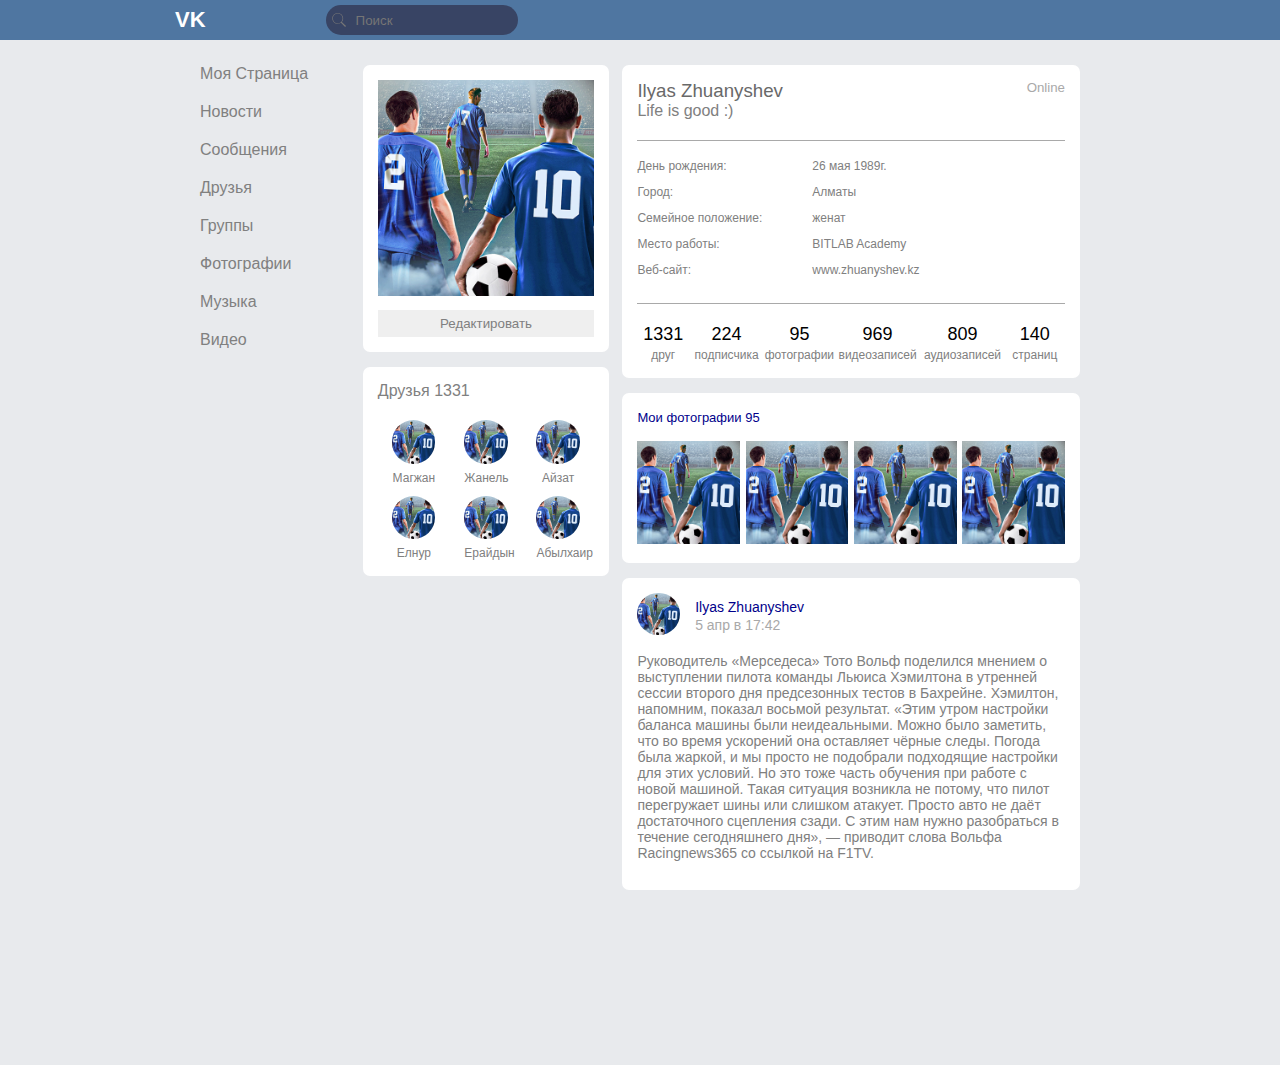
<file: index.html>
<!DOCTYPE html>
<html lang="en">
<head>
    <meta charset="UTF-8">
    <title>Title</title>
    <link rel="stylesheet" href="style.css">
</head>
<body>
    <div class="navbar">
        <div class="logo">
            <a>VK</a>
        </div>
        <div class="searchNavbar">
            <input type="text" placeholder="Поиск" class="fa-youtube-square">
        </div>
    </div>

    <div class="content">
        <div class="navigation">
            <a href="#">Моя Страница</a>
            <a href="#" class="navigation-a">Новости</a>
            <a href="#" class="navigation-a">Сообщения</a>
            <a href="index2.html" class="navigation-a">Друзья</a>
            <a href="#" class="navigation-a">Группы</a>
            <a href="#" class="navigation-a">Фотографии</a>
            <a href="#" class="navigation-a">Музыка</a>
            <a href="#" class="navigation-a">Видео</a>
        </div>
        <div class="center">
            <div class="redaktirovat">
                <div class="redact-photo">
                    <img src="ava.jpg">
                </div>
                <div class="redact-button">
                    <button>Редактировать</button>
                </div>
            </div>
            <div class="friends">
                <div class="friends-number">
                    <a href="#">Друзья 1331</a>
                </div>
                <div class="sami-friends">
                    <div class="samii-friends-row-1">
                        <div>
                            <img src="ava.jpg">
                            <a href="#">Магжан</a>
                        </div>
                        <div>
                            <img src="ava.jpg">
                            <a href="#">Жанель</a>
                        </div>
                        <div>
                            <img src="ava.jpg">
                            <a href="#">Айзат</a>
                        </div>
                    </div>
                    <div class="samii-friends-row-2">
                        <div>
                            <img src="ava.jpg">
                            <a href="#">Елнур</a>
                        </div>
                        <div>
                            <img src="ava.jpg">
                            <a href="#">Ерайдын</a>
                        </div>
                        <div>
                            <img src="ava.jpg">
                            <a href="#">Абылхаир</a>
                        </div>
                    </div>
                </div>
            </div>
        </div>
        <div class="right">
            <div class="info">
                <div class="info-navbar">
                    <div class="info-navbar-name">
                        <h3>Ilyas Zhuanyshev</h3>
                        <h4>Life is good :)</h4>
                    </div>
                    <div class="info-navbar-online">
                        <h5>Online</h5>
                    </div>
                </div>
                <div class="info-main">
                    <div class="info-main-left">
                        <div><a href="#">День рождения:</a></div>
                        <div class="a-prosto"><a href="#">Город:</a></div>
                        <div class="a-prosto"><a href="#">Семейное положение:</a></div>
                        <div class="a-prosto"><a href="#">Место работы:</a></div>
                        <div class="a-prosto"><a href="#">Веб-сайт:</a></div>
                    </div>
                    <div class="info-main-right">
                        <div><a href="#">26 мая 1989г.</a></div>
                        <div class="a-prosto"><a href="#">Алматы</a></div>
                        <div class="a-prosto"><a href="#">женат</a></div>
                        <div class="a-prosto"><a href="#">BITLAB Academy</a></div>
                        <div class="a-prosto"><a href="#">www.zhuanyshev.kz</a></div>
                    </div>
                </div>
                <div class="info-dop">
                    <div>
                        <a href="#" class="a-big">1331</a>
                        <a href="#" class="a-mini">друг</a>
                    </div>
                    <div>
                        <a href="#" class="a-big">224</a>
                        <a href="#" class="a-mini">подписчика</a>
                    </div>
                    <div>
                        <a href="#" class="a-big">95</a>
                        <a href="#" class="a-mini">фотографии</a>
                    </div>
                    <div>
                        <a href="#" class="a-big">969</a>
                        <a href="#" class="a-mini">видеозаписей</a>
                    </div>
                    <div>
                        <a href="#" class="a-big">809</a>
                        <a href="#" class="a-mini">аудиозаписей</a>
                    </div>
                    <div>
                        <a href="#" class="a-big">140</a>
                        <a href="#" class="a-mini">страниц</a>
                    </div>
                </div>
            </div>
            <div class="photos">
                <div>
                    <a href="#">Мои фотографии 95</a>
                </div>
                <div class="photo-4">
                    <div>
                        <img src="ava.jpg">
                    </div>
                    <div>
                        <img src="ava.jpg">
                    </div>
                    <div>
                        <img src="ava.jpg">
                    </div>
                    <div>
                        <img src="ava.jpg">
                    </div>
                </div>
            </div>
            <div class="news">
                <div class="news-navbar">
                    <div class="news-photo">
                        <img src="ava.jpg">
                    </div>
                    <div class="news-name">
                        <div><a href="#" class="a-blue">Ilyas Zhuanyshev</a></div>
                        <div><a href="#" class="a-grey">5 апр в 17:42</a></div>
                    </div>
                </div>
                <div class="news-text">
                    <p>Руководитель «Мерседеса» Тото Вольф поделился мнением о
                        выступлении пилота команды Льюиса Хэмилтона в утренней
                        сессии второго дня предсезонных тестов в Бахрейне. Хэмилтон,
                        напомним, показал восьмой результат.
                        «Этим утром настройки баланса машины были неидеальными.
                        Можно было заметить, что во время ускорений она оставляет
                        чёрные следы. Погода была жаркой, и мы просто не подобрали
                        подходящие настройки для этих условий. Но это тоже часть
                        обучения при работе с новой машиной. Такая ситуация возникла
                        не потому, что пилот перегружает шины или слишком атакует.
                        Просто авто не даёт достаточного сцепления сзади. С этим нам
                        нужно разобраться в течение сегодняшнего дня», — приводит
                        слова Вольфа Racingnews365 со ссылкой на F1TV.</p>
                </div>
            </div>
        </div>
    </div>


</body>
</html>
</file>
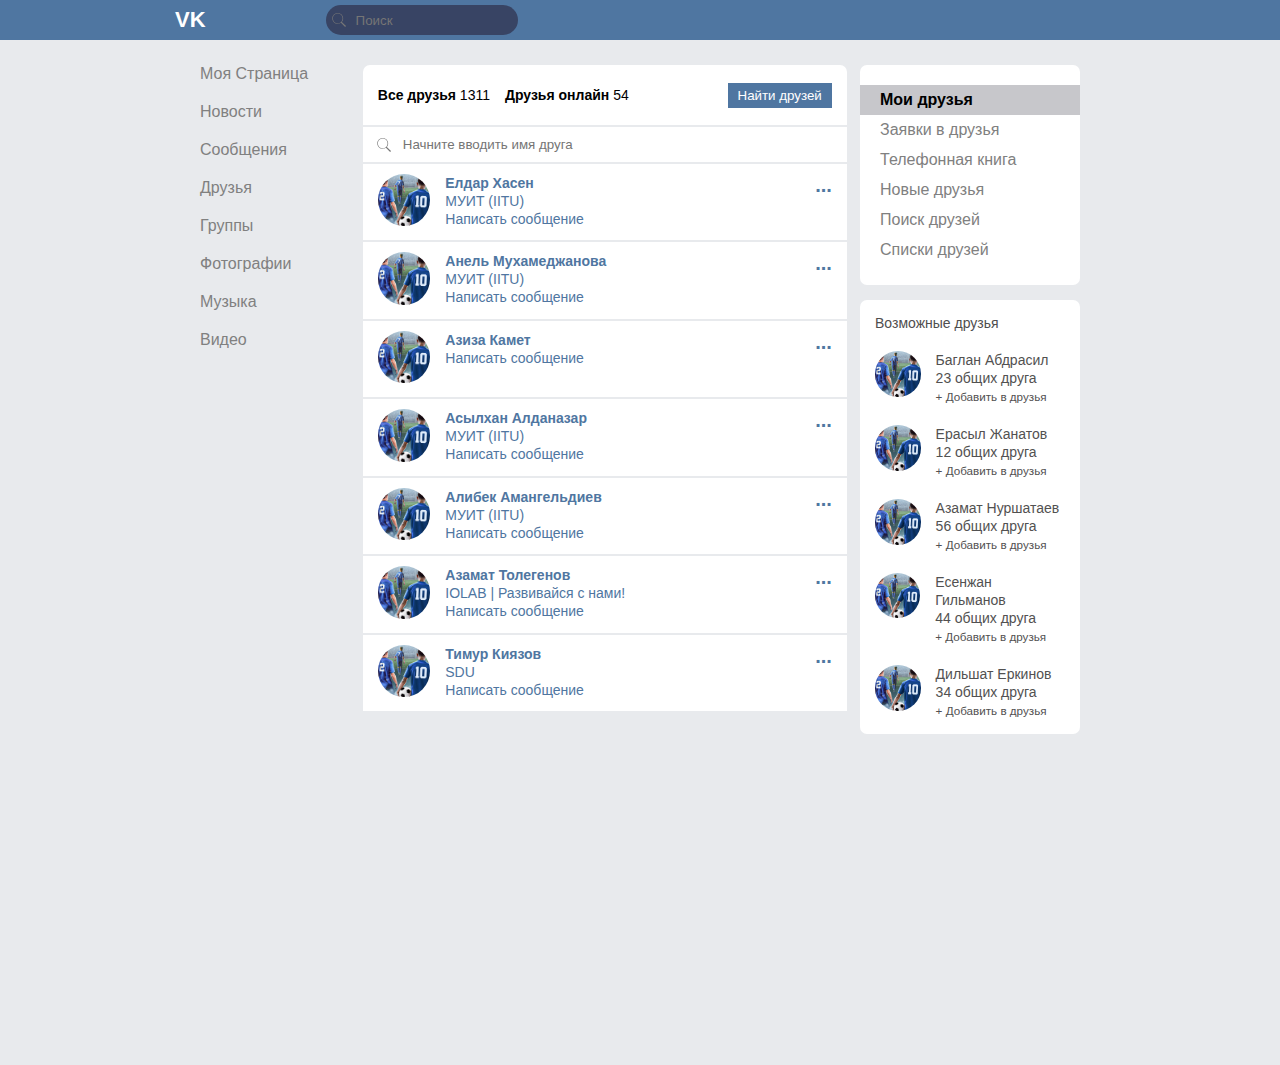
<file: index2.html>
<!DOCTYPE html>
<html lang="en">
<head>
  <meta charset="UTF-8">
  <title>Title</title>
  <link rel="stylesheet" href="style2.css">
</head>
<body>
<div class="navbar">
  <div class="logo">
    <a>VK</a>
  </div>
  <div class="searchNavbar">
    <input type="text" placeholder="Поиск" class="fa-youtube-square">
  </div>
</div>

<div class="content">
  <div class="navigation">
    <a href="index.html">Моя Страница</a>
    <a href="#" class="navigation-a">Новости</a>
    <a href="#" class="navigation-a">Сообщения</a>
    <a href="#" class="navigation-a">Друзья</a>
    <a href="#" class="navigation-a">Группы</a>
    <a href="#" class="navigation-a">Фотографии</a>
    <a href="#" class="navigation-a">Музыка</a>
    <a href="#" class="navigation-a">Видео</a>
  </div>
  <div class="list">
    <div class="list-navbar">
      <div class="list-navbar-name">
        <div class="all-friends">
          <b>Все друзья</b> 1311
        </div>
        <div class="online-friends">
          <b>Друзья онлайн</b> 54
        </div>
      </div>
      <div class="button-search">
        <button>Найти друзей</button>
      </div>
    </div>
    <div class="search-list">
      <input type="text" placeholder="Начните вводить имя друга">
    </div>

    <div class="friends-list">
      <div class="block-friend">
        <div class="friends-list-ava">
          <div class="friends-list-ava-photo">
            <img src="ava.jpg">
          </div>
          <div class="friends-list-ava-text">
            <div><a href="#"><b>Елдар Хасен</b></a></div>
            <div><a href="#">МУИТ (IITU)</a></div>
            <div><a href="#">Написать сообщение</a></div>
          </div>
        </div>
        <div class="option">
          <b>...</b>
        </div>
      </div>
      <div class="block-friend">
        <div class="friends-list-ava">
          <div class="friends-list-ava-photo">
            <img src="ava.jpg">
          </div>
          <div class="friends-list-ava-text">
            <div><a href="#"><b>Анель Мухамеджанова</b></a></div>
            <div><a href="#">МУИТ (IITU)</a></div>
            <div><a href="#">Написать сообщение</a></div>
          </div>
        </div>
        <div class="option">
          <b>...</b>
        </div>
      </div>
      <div class="block-friend">
        <div class="friends-list-ava">
          <div class="friends-list-ava-photo">
            <img src="ava.jpg">
          </div>
          <div class="friends-list-ava-text">
            <div><a href="#"><b>Азиза Камет</b></a></div>
            <div><a href="#">Написать сообщение</a></div>
          </div>
        </div>
        <div class="option">
          <b>...</b>
        </div>
      </div>
      <div class="block-friend">
        <div class="friends-list-ava">
          <div class="friends-list-ava-photo">
            <img src="ava.jpg">
          </div>
          <div class="friends-list-ava-text">
            <div><a href="#"><b>Асылхан Алданазар</b></a></div>
            <div><a href="#">МУИТ (IITU)</a></div>
            <div><a href="#">Написать сообщение</a></div>
          </div>
        </div>
        <div class="option">
          <b>...</b>
        </div>
      </div>
      <div class="block-friend">
        <div class="friends-list-ava">
          <div class="friends-list-ava-photo">
            <img src="ava.jpg">
          </div>
          <div class="friends-list-ava-text">
            <div><a href="#"><b>Алибек Амангельдиев</b></a></div>
            <div><a href="#">МУИТ (IITU)</a></div>
            <div><a href="#">Написать сообщение</a></div>
          </div>
        </div>
        <div class="option">
          <b>...</b>
        </div>
      </div>
      <div class="block-friend">
        <div class="friends-list-ava">
          <div class="friends-list-ava-photo">
            <img src="ava.jpg">
          </div>
          <div class="friends-list-ava-text">
            <div><a href="#"><b>Азамат Толегенов</b></a></div>
            <div><a href="#">IOLAB | Развивайся с нами!</a></div>
            <div><a href="#">Написать сообщение</a></div>
          </div>
        </div>
        <div class="option">
          <b>...</b>
        </div>
      </div>
      <div class="block-friend">
        <div class="friends-list-ava">
          <div class="friends-list-ava-photo">
            <img src="ava.jpg">
          </div>
          <div class="friends-list-ava-text">
            <div><a href="#"><b>Тимур Киязов</b></a></div>
            <div><a href="#">SDU</a></div>
            <div><a href="#">Написать сообщение</a></div>
          </div>
        </div>
        <div class="option">
          <b>...</b>
        </div>
      </div>
    </div>


  </div>


  <div class="right">
    <div class="spravka">
      <div class="spravka-label" id="spravka-dark"><b>Мои друзья</b></div>
      <div class="spravka-label">Заявки в друзья</div>
      <div class="spravka-label">Телефонная книга</div>
      <div class="spravka-label">Новые друзья</div>
      <div class="spravka-label">Поиск друзей</div>
      <div class="spravka-label">Списки друзей</div>
    </div>



    <div class="maybe-friend">
      <div class="label-maybe">
        Возможные друзья
      </div>
      <div>
        <div class="example">
          <div class="example-photo">
            <img src="ava.jpg">
          </div>
          <div class="example-text">
            <div><a href="#">Баглан Абдрасил</a></div>
            <div><a href="#">23 общих друга</a></div>
            <div><a href="#"><small>+ Добавить в друзья</small></a></div>
          </div>
        </div>
        <div class="example">
          <div class="example-photo">
            <img src="ava.jpg">
          </div>
          <div class="example-text">
            <div><a href="#">Ерасыл Жанатов</a></div>
            <div><a href="#">12 общих друга</a></div>
            <div><a href="#"><small>+ Добавить в друзья</small></a></div>
          </div>
        </div>
        <div class="example">
          <div class="example-photo">
            <img src="ava.jpg">
          </div>
          <div class="example-text">
            <div><a href="#">Азамат Нуршатаев</a></div>
            <div><a href="#">56 общих друга</a></div>
            <div><a href="#"><small>+ Добавить в друзья</small></a></div>
          </div>
        </div>
        <div class="example">
          <div class="example-photo">
            <img src="ava.jpg">
          </div>
          <div class="example-text">
            <div><a href="#">Есенжан Гильманов</a></div>
            <div><a href="#">44 общих друга</a></div>
            <div><a href="#"><small>+ Добавить в друзья</small></a></div>
          </div>
        </div>
        <div class="example">
          <div class="example-photo">
            <img src="ava.jpg">
          </div>
          <div class="example-text">
            <div><a href="#">Дильшат Еркинов</a></div>
            <div><a href="#">34 общих друга</a></div>
            <div><a href="#"><small>+ Добавить в друзья</small></a></div>
          </div>
        </div>
      </div>
    </div>


  </div>


</div>


</body>
</html>
</file>
<file: style.css>
body{
    margin: 0;
    font-family: Arial, serif;
    background-color: #e8eaed;
}

.navbar{
    display: flex;
    background-color: #4f76a1;
    padding: 5px;
    align-items: center;
}
.logo a{
    margin: 0 0 0 170px;
    font-size: 22px;
    font-weight: bolder;
    color: white;
}

.searchNavbar input{

    border: none;
    height: 28px;
    width: 160px;
    margin: 0 0 0 120px;
    padding-left: 30px;
    border-radius: 15px;
    background: transparent url("[data-uri]") no-repeat 13px center;
    background-position: 5px;
    background-color: #384464;
    
}
.searchNavbar input:focus{
    outline: none;
}



.content{
    padding: 25px 200px 0 200px;
    display: flex;
    justify-content: space-between;
    height: 1000px;
}

.navigation{
    width: 17%;
}

.navigation a{
    display: block;
    text-decoration: none;
    color: grey;
}

.navigation-a{
    margin-top: 20px;
}


.center{
    width: 28%;
}

.redaktirovat{
    padding: 15px;
    background-color: white;
    border-radius: 7px;
}
.redact-photo{

}

.redact-photo img{
    width: 100%;
}
.redact-button{
    margin-top: 10px;
}
.redact-button button{
    width: 100%;
    padding: 6px;
    border: none;
    color: grey;
}




.friends{
    margin-top: 15px;
    background-color: white;
    padding: 15px;
    border-radius: 7px;
}

.friends-number{

}
.friends-number a{
    text-decoration: none;
    color: grey;
    size: 14px;
}

.sami-friends{
    margin-top: 20px;
}

.samii-friends-row-1{
    display: flex;
    justify-content: space-around;
}
.samii-friends-row-1 a{
    text-decoration: none;
    color: grey;
    font-size: 12px;
}
.samii-friends-row-1 div{
    width: 20%;
    text-align: center;
}
.samii-friends-row-2{
    display: flex;
    justify-content: space-around;
    margin-top: 10px;
}
.samii-friends-row-2 a{
    text-decoration: none;
    color: grey;
    font-size: 12px;
}
.samii-friends-row-2 div{
    width: 20%;
    text-align: center;
}
.sami-friends img{
    width: 100%;
    border-radius: 50%;
}




.right{
    width: 52%;
    height: 800px;

}
.info{
    background-color: white;
    padding: 15px;
    border-radius: 7px;
}
.info-navbar{
    display: flex;
    justify-content: space-between;
    border-bottom: solid darkgrey 1px;


}
.info-navbar-name{
    margin-bottom: 20px;
}
.info-navbar-name h3{
    margin: 0;
    color: dimgrey;
    font-weight: lighter;
}
.info-navbar-name h4{
    margin: 0;
    color: grey;
    font-weight: lighter;
}
.info-navbar-online{

}
.info-navbar-online h5{
    margin: 0;
    color: darkgrey;
    font-weight: lighter;
}


.info-main{
    display: flex;
    border-bottom: darkgrey solid 1px;
}
.info-main-left{
    display: block;
    margin-top: 15px;
    margin-bottom: 25px;
}
.info-main-left a{
    text-decoration: none;
    color: grey;
    font-size: 12px;
}
.a-prosto{
    margin-top: 8px;
}
.info-main-right a{
    text-decoration: none;
    color: grey;
    font-size: 12px;
}
.info-main-right{
    display: block;
    margin-top: 15px;
    margin-left: 50px;
}



.info-dop{
    display: flex;
    margin-top: 20px;
}
.info-dop div{
    text-align: center;
}
.info-dop a{
    text-decoration: none;


}
.a-big{
    font-size: 18px;
    color: black;
}
.a-mini{
    font-size: 12px;
    color: grey;
}



.photos{
    background-color: white;
    padding: 15px;
    border-radius: 7px;
    margin-top: 15px;
}
.photos a{
    text-decoration: none;
    color: darkblue;
    font-size: 13px;
}
.photo-4{
    display: flex;
    margin-top: 15px;
    justify-content: space-between;
}
.photo-4 div{
    width: 24%;
}
.photos img{
    width: 100%;
}



.news{
    background-color: white;
    border-radius: 7px;
    margin-top: 15px;
    padding: 15px;
}
.news-navbar{
    display: flex;
    align-items: center;
}
.news-photo{
    width: 10%;
}
.news-photo img{
    width: 100%;
    border-radius: 50%;
}

.news-name{
    display: flex;
    flex-direction: column;
    margin-left: 15px;
    justify-content: space-around;
}
.news-name a{
    text-decoration: none;
    margin: 0;
    font-size: 14px;
}
.a-blue{
    color: darkblue;
}
.a-grey{
    color: darkgrey;
}

.news-text p{
    color: grey;
    font-size: 14px;
}
</file>
<file: style2.css>
body{
    margin: 0;
    font-family: Arial, serif;
    background-color: #e8eaed;
}

.navbar{
    display: flex;
    background-color: #4f76a1;
    padding: 5px;
    align-items: center;
}
.logo a{
    margin: 0 0 0 170px;
    font-size: 22px;
    font-weight: bolder;
    color: white;
}

.searchNavbar input{

    border: none;
    height: 28px;
    width: 160px;
    margin: 0 0 0 120px;
    padding-left: 30px;
    border-radius: 15px;
    background: transparent url("[data-uri]") no-repeat 13px center;
    background-position: 5px;
    background-color: #384464;

}
.searchNavbar input:focus{
    outline: none;
}



.content{
    padding: 25px 200px 0 200px;
    display: flex;
    justify-content: space-between;
    height: 1000px;
}

.navigation{
    width: 17%;
}

.navigation a{
    display: block;
    text-decoration: none;
    color: grey;
}

.navigation-a{
    margin-top: 20px;
}


.list{
    width: 55%;

}
.list-navbar{
    display: flex;
    justify-content: space-between;
    align-items: center;
    height: 30px;
    padding: 15px;
    background-color: white;
    border-top-left-radius: 7px;
    border-top-right-radius: 7px;

}
.list-navbar-name{
    display: flex;

}
.all-friends{
    font-size: 14px;

}
.online-friends{
    font-size: 14px;
    margin-left: 15px;

}

.button-search{

}

.button-search button{
    padding: 5px 10px;
    background-color: #4f76a1;
    border: none;
    color: white;
}

.search-list{
    margin-top: 2px;
    background-color: white;
}
.search-list input{
    width: 100%;
    height: 35px;
    border: none;
    padding: 0 0 0 40px;
    background: transparent url("[data-uri]") no-repeat 13px center;

}


.friends-list{

}
.block-friend{
    margin-top: 2px;
    display: flex;
    background-color: white;
    padding: 10px 15px;

}
.friends-list-ava{
    display: flex;

}
.friends-list-ava-photo{
    width: 12%;
}
.friends-list-ava-photo img{
    width: 100%;
    border-radius: 50%;
}
.friends-list-ava-text{
    margin-left: 15px;

}
.friends-list-ava-text a{
    text-decoration: none;
    color: #4f76a1;
    font-size: 14px;
}
.option{
    font-size: 20px;
    color: #4f76a1;
}


.right{
    width: 25%;
}
.spravka{
    background-color: white;
    color: grey;
    padding: 20px 0px;
    border-radius: 7px;
}
.spravka-label{
    height: 30px;
    display: flex;
    align-items: center;
    padding-left: 20px;
}
#spravka-dark{
    background-color: #c7c7cb;
    color: black;
}


.maybe-friend{
    background-color: white;
    padding: 15px;
    border-radius: 7px;
    margin-top: 15px;
}
.label-maybe{
    font-size: 14px;
    color: #4f4e4e;
}
.example{
    display: flex;
    margin-top: 20px;
}
.example-photo{
    width: 24%;
}
.example-photo img{
    width: 100%;
    border-radius: 50%;
}
.example-text{
    margin-left: 15px;
}
.example-text a{
    text-decoration: none;
    color: #525151;
    font-size: 14px;
}
</file>
